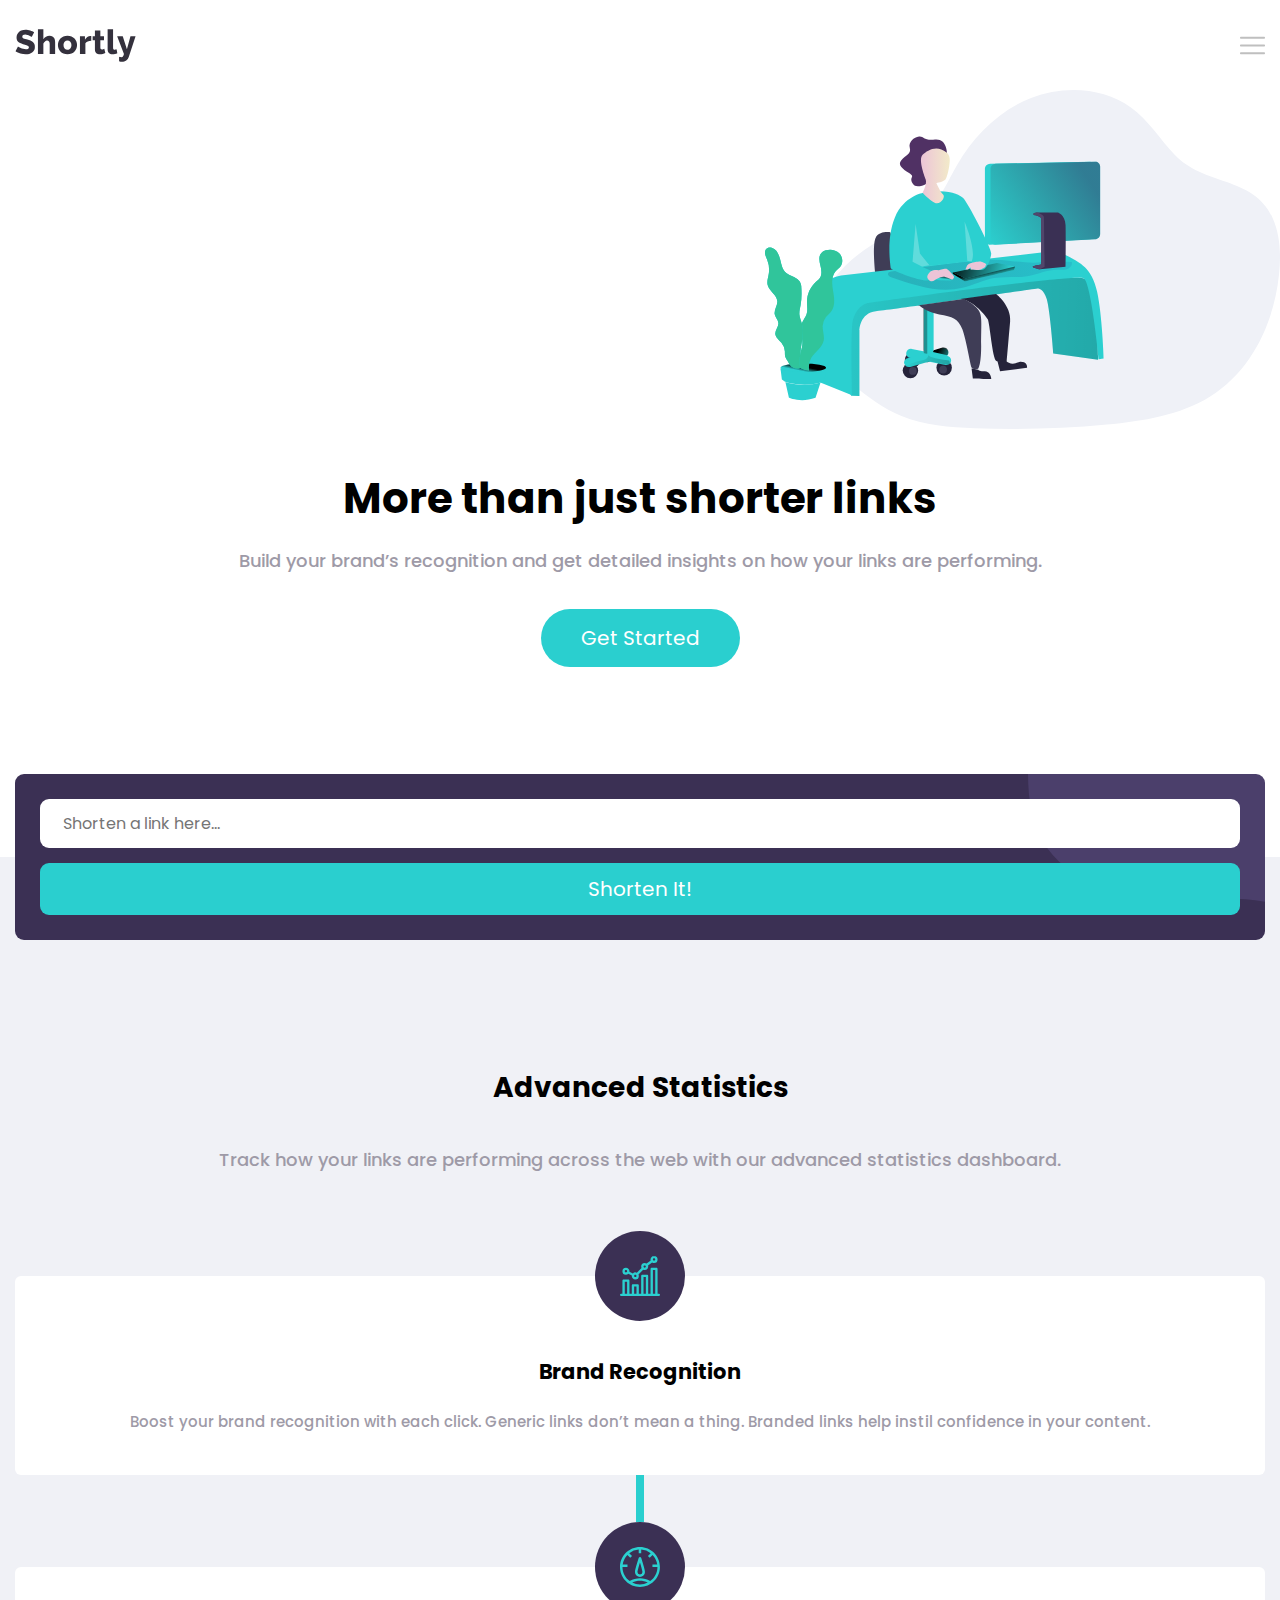
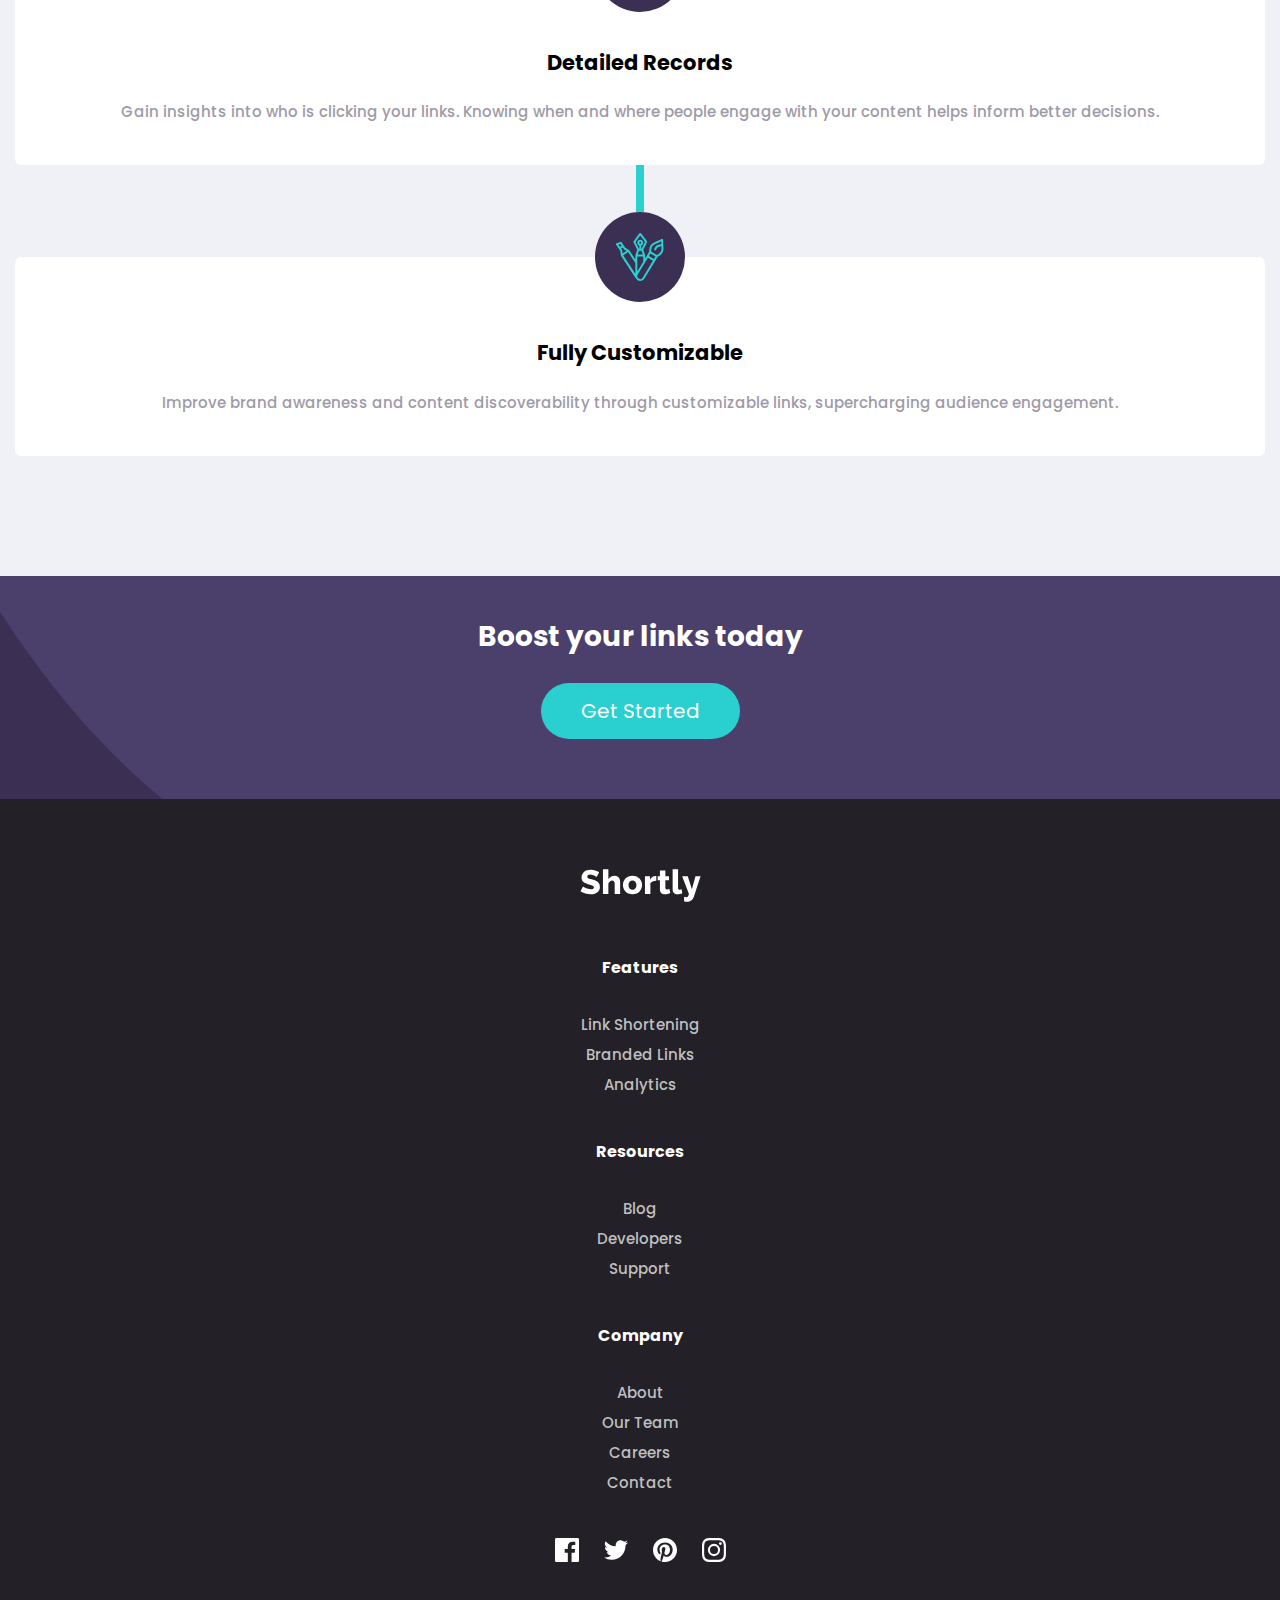
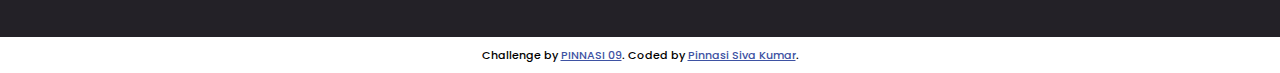
<file: index.html>
<!DOCTYPE html>
<html lang="en">
  <head>
    <meta charset="UTF-8" />
    <meta name="viewport" content="width=device-width, initial-scale=1.0" />
    <link rel="icon" type="image/png" sizes="32x32" href="./images/favicon-32x32.png" />

    <title>Shortly URL shortening </title>

    <link
      href="https://fonts.googleapis.com/css?family=Poppins:500,700&display=swap"
      rel="stylesheet"
    />
    <link rel="stylesheet" href="styles.css" />
   

    <style>
      .attribution {
        font-size: 11px;
        text-align: center;
        margin-top: 10px;
        margin-bottom: 10px;
      }
      .attribution a {
        color: hsl(228, 45%, 44%);
      }
    </style>
  </head>
  <body>
    <div class="root">
      <div class="app-header">
        <input type="checkbox" id="nav-visible" tabindex="-1" />

        <div class="navbar">
          <a href="/" class="navbar-brand">
            <img src="images/logo.svg" alt="Shortly's logo" class="logo" />
          </a>

          <label for="nav-visible" class="toggle-nav">
            <svg class="icon-menu" class="icon-menu" width="25" viewBox="0 0 512 512">
              <g>
                <path
                  d="M492,236H20c-11.046,0-20,8.954-20,20c0,11.046,8.954,20,20,20h472c11.046,0,20-8.954,20-20S503.046,236,492,236z"
                ></path>
              </g>
              <g>
                <path
                  d="M492,76H20C8.954,76,0,84.954,0,96s8.954,20,20,20h472c11.046,0,20-8.954,20-20S503.046,76,492,76z"
                ></path>
              </g>
              <g>
                <path
                  d="M492,396H20c-11.046,0-20,8.954-20,20c0,11.046,8.954,20,20,20h472c11.046,0,20-8.954,20-20
                  C512,404.954,503.046,396,492,396z"
                ></path>
              </g>
            </svg>
          </label>

          <nav class="navbar-nav">
            <a href="#">Features</a>
            <a href="#">Pricing</a>
            <a href="#">Resources</a>

            <div class="separator-mobile"></div>

            <button type="button" class="btn btn-small btn-secondary btn-login" onclick="open()">Login</button>
            <button type="button" class="btn btn-small btn-primary">Sign Up</button>
          </nav>
        </div>
      </div>

      <div class="intro">
        <div class="content">
          <h1 class="title">More than just shorter links</h1>
          <p class="desc">
            Build your brand’s recognition and get detailed insights on how your links are
            performing.
          </p>
          <button class="btn btn-primary">Get Started</button>
        </div>

        <div class="img-wrapper">
          <img src="images/illustration-working.svg" alt="" role="presentation" />
        </div>

        <form class="shorten-url-form">
          <input type="url" placeholder="Shorten a link here&hellip;" />
          <button type="submit" class="btn btn-primary">Shorten It!</button>
        </form>
      </div>

      <div class="stats">
        <div class="content">
          <h1 class="title">Advanced Statistics</h1>
          <p class="desc">
            Track how your links are performing across the web with <br />our advanced statistics
            dashboard.
          </p>

          <div class="cards">
            <div class="card">
              <div class="card-icon">
                <img src="images/icon-brand-recognition.svg" alt="" role="presentation" />
              </div>
              <div class="card-title">Brand Recognition</div>
              <div class="card-body">
                Boost your brand recognition with each click. Generic links don’t mean a thing.
                Branded links help instil confidence in your content.
              </div>
            </div>
            <div class="card">
              <div class="card-icon">
                <img src="images/icon-detailed-records.svg" alt="" role="presentation" />
              </div>
              <div class="card-title">Detailed Records</div>
              <div class="card-body">
                Gain insights into who is clicking your links. Knowing when and where people engage
                with your content helps inform better decisions.
              </div>
            </div>
            <div class="card">
              <div class="card-icon">
                <img src="images/icon-fully-customizable.svg" alt="" role="presentation" />
              </div>
              <div class="card-title">Fully Customizable</div>
              <div class="card-body">
                Improve brand awareness and content discoverability through customizable links,
                supercharging audience engagement.
              </div>
            </div>
          </div>
        </div>
      </div>

      <div class="start-now">
        <h1 class="title">Boost your links today</h1>
        <button class="btn btn-primary">Get Started</button>
      </div>

      <div class="app-footer">
        <div class="content">
          <svg width="121" height="33" alt="Shortly's logo" class="logo">
            <path
              fill="white"
              d="M16.715 7.932c-.068-.09-.306-.26-.714-.51s-.918-.51-1.53-.782-1.281-.51-2.006-.714a8.005 8.005 0 00-2.176-.306c-1.995 0-2.992.669-2.992 2.006 0 .408.107.748.323 1.02.215.272.532.516.952.731.419.215.946.414 1.58.595l1.406.393.805.219c1.156.317 2.198.663 3.128 1.037.929.374 1.717.839 2.363 1.394a5.647 5.647 0 011.496 2.023c.35.793.527 1.745.527 2.856 0 1.36-.255 2.51-.765 3.451-.51.94-1.185 1.7-2.023 2.278-.84.578-1.802.997-2.89 1.258-1.088.26-2.21.391-3.366.391a19.68 19.68 0 01-5.44-.799c-.884-.26-1.74-.572-2.567-.935A14.358 14.358 0 01.53 22.28l2.448-4.862c.09.113.385.329.884.646.498.317 1.116.635 1.853.952.736.317 1.558.6 2.465.85.906.25 1.824.374 2.754.374 1.972 0 2.958-.6 2.958-1.802 0-.453-.148-.827-.442-1.122-.295-.295-.703-.561-1.224-.799a12.455 12.455 0 00-1.504-.56l-1.702-.495-.976-.288c-1.111-.34-2.074-.708-2.89-1.105-.816-.397-1.49-.856-2.023-1.377a5.003 5.003 0 01-1.19-1.802c-.261-.68-.391-1.473-.391-2.38 0-1.27.238-2.391.714-3.366a7.266 7.266 0 011.938-2.465 8.435 8.435 0 012.839-1.513c1.076-.34 2.215-.51 3.417-.51.838 0 1.666.08 2.482.238.816.159 1.598.363 2.346.612.748.25 1.445.533 2.09.85.647.317 1.242.635 1.786.952l-2.448 4.624zM40.139 25h-5.44V14.97c0-1.156-.227-2.006-.68-2.55-.454-.544-1.077-.816-1.87-.816-.318 0-.663.074-1.037.221a4.173 4.173 0 00-1.088.646 5.827 5.827 0 00-.97 1.003 4.4 4.4 0 00-.68 1.292V25h-5.44V.18h5.44v9.962a6.786 6.786 0 012.602-2.465c1.076-.578 2.26-.867 3.553-.867 1.201 0 2.17.21 2.907.629.736.42 1.303.952 1.7 1.598.396.646.663 1.371.799 2.176.136.805.204 1.592.204 2.363V25zm12.34.34c-1.519 0-2.873-.25-4.063-.748-1.19-.499-2.193-1.173-3.01-2.023a8.54 8.54 0 01-1.852-2.958 9.97 9.97 0 01-.63-3.519c0-1.224.21-2.397.63-3.519a8.54 8.54 0 011.853-2.958c.816-.85 1.819-1.53 3.009-2.04s2.544-.765 4.063-.765c1.519 0 2.867.255 4.046.765 1.179.51 2.176 1.19 2.992 2.04a8.754 8.754 0 011.87 2.958 9.736 9.736 0 01.646 3.519 9.97 9.97 0 01-.63 3.519 8.54 8.54 0 01-1.852 2.958c-.816.85-1.82 1.524-3.01 2.023-1.19.499-2.543.748-4.062.748zM48.5 16.092c0 1.405.374 2.533 1.122 3.383.748.85 1.7 1.275 2.856 1.275a3.59 3.59 0 001.564-.34c.476-.227.89-.544 1.24-.952a4.57 4.57 0 00.834-1.479 5.632 5.632 0 00.306-1.887c0-1.405-.374-2.533-1.122-3.383-.748-.85-1.689-1.275-2.822-1.275a3.702 3.702 0 00-2.84 1.292 4.57 4.57 0 00-.832 1.479 5.632 5.632 0 00-.306 1.887zm27.776-4.284c-1.315.023-2.505.238-3.57.646-1.065.408-1.836 1.02-2.312 1.836V25h-5.44V7.15h4.998v3.604c.612-1.201 1.4-2.142 2.363-2.822.963-.68 1.989-1.031 3.077-1.054h.544c.113 0 .227.011.34.034v4.896zm14.074 12.24a21.71 21.71 0 01-2.567.884c-.963.272-1.932.408-2.907.408-.68 0-1.32-.085-1.92-.255a4.286 4.286 0 01-1.582-.816c-.453-.374-.81-.867-1.07-1.479-.262-.612-.392-1.349-.392-2.21v-9.316h-2.278V7.15h2.278V1.472h5.44V7.15h3.638v4.114h-3.638v7.446c0 .59.147 1.014.442 1.275.295.26.669.391 1.122.391.408 0 .827-.068 1.258-.204.43-.136.805-.283 1.122-.442l1.054 4.318zM92.627.18h5.44v18.462c0 1.36.578 2.04 1.734 2.04.272 0 .572-.04.901-.119.329-.08.63-.198.901-.357l.714 4.08c-.68.317-1.462.567-2.346.748-.884.181-1.711.272-2.482.272-1.564 0-2.765-.408-3.604-1.224-.839-.816-1.258-1.995-1.258-3.536V.18zm11.456 27.506c.454.159.879.272 1.275.34a6.4 6.4 0 001.071.102c.658 0 1.168-.227 1.53-.68.363-.453.692-1.27.986-2.448l-6.8-17.85h5.61l4.148 13.192 3.57-13.192h5.1l-6.8 20.74a7.106 7.106 0 01-2.55 3.587c-1.224.918-2.674 1.377-4.352 1.377a8.17 8.17 0 01-1.377-.119 7.516 7.516 0 01-1.41-.391v-4.658z"
            />
          </svg>

          <div class="company-links">
            <div class="group">
              <h5 class="title">Features</h5>
              <div class="links">
                <a href="">Link Shortening</a>
                <a href="">Branded Links</a>
                <a href="">Analytics</a>
              </div>
            </div>
            <div class="group">
              <h5 class="title">Resources</h5>
              <div class="links">
                <a href="">Blog</a>
                <a href="">Developers</a>
                <a href="">Support</a>
              </div>
            </div>
            <div class="group">
              <h5 class="title">Company</h5>
              <div class="links">
                <a href="#">About</a>
                <a href="#">Our Team</a>
                <a href="#">Careers</a>
                <a href="#">Contact</a>
              </div>
            </div>
          </div>

          <div class="social-links">
            <a href="#">
              <img src="images/icon-facebook.svg" alt="Facebook page" />
            </a>
            <a href="#">
              <img src="images/icon-twitter.svg" alt="Twitter page" />
            </a>
            <a href="#">
              <img src="images/icon-pinterest.svg" alt="Pinterest page" />
            </a>
            <a href="#">
              <img src="images/icon-instagram.svg" alt="Instagram page" />
            </a>
          </div>
        </div>
      </div>
    </div>
    <div class="attribution">
      Challenge by
      <a href="https://www.github.com/pinnasi09">PINNASI 09</a>.
      Coded by <a href="#">Pinnasi Siva Kumar</a>.
    </div>
     
  </body>
  
</html>
</file>
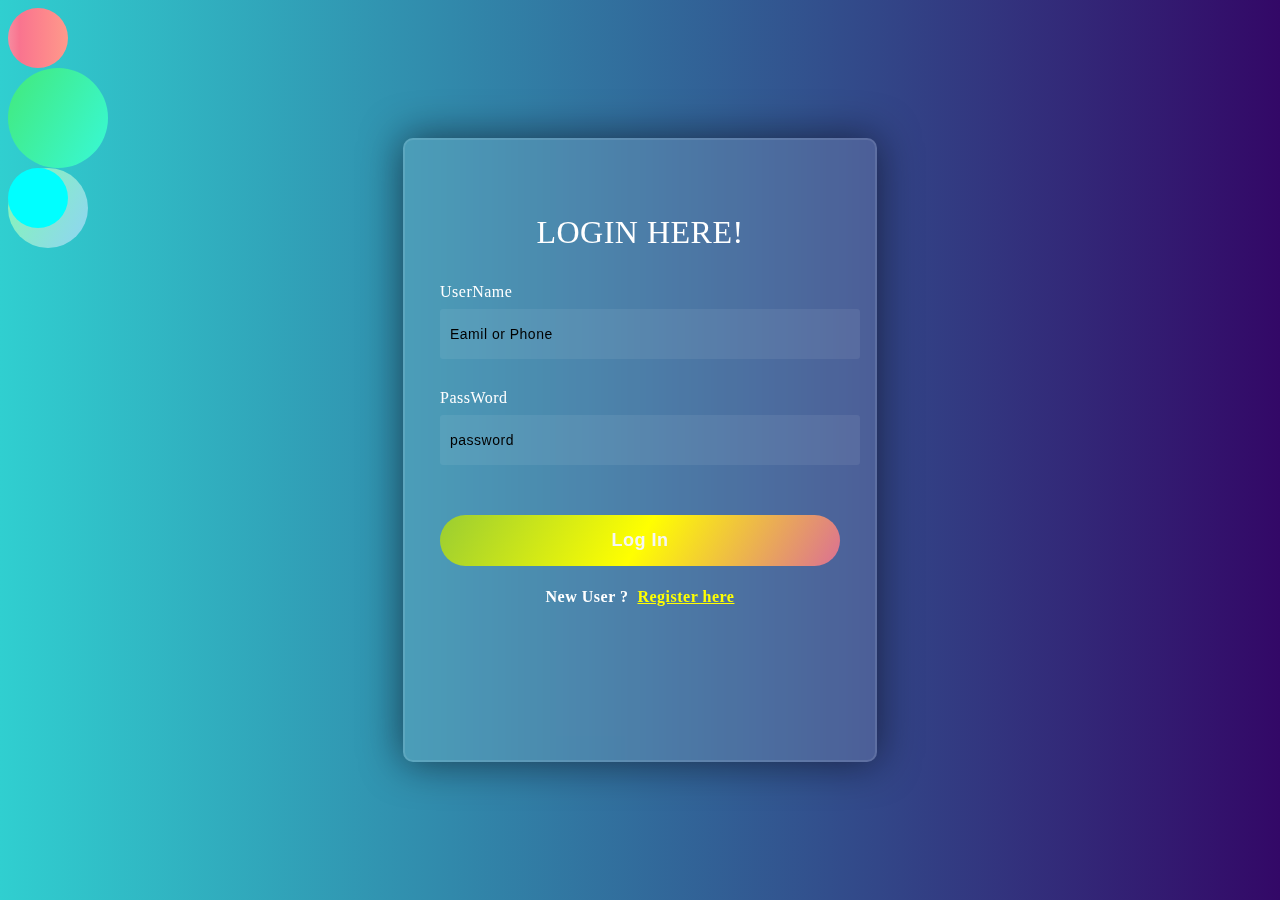
<file: LOGIN.html>
<!DOCTYPE html>
<html>
    <head>
        <meta charset="UTF-8">
        <meta name="viewport" content="width=device-width,initial-scale=1.0">
        <title>LOGIN</title>
        <link rel="stylesheet" href="css/logincss.css">
</head>
<body>
<div class="shape2">
</div>
<div class="shape">
</div>
<div class="shape1">
    <div class="shape3">
</div>

</div>
<form>
    <h1>LOGIN HERE!</h1>
<label>UserName</label>
<input type="text" placeholder="Eamil or Phone" id="username">
<label>PassWord</label>
<input type="password" placeholder="password" id="password">
<button type="button" onclick="printValue()">Log In</button>
<br>
<h4> New User ? &nbsp<a href="REGISTERATION.html">Register here</a></h4>


</form>
<div class="shape4">
</div>
<div class="shape6">
</div>
<div class="shape5">
    </div>
    <div class="shape7">
</div>
<script type="text/javascript">
  function printValue() {
    var username = document.getElementById("username").value;
    var passcode = document.getElementById("password").value;
    
    // Check if the username matches the specified value
    if (username === "tharun12345anon@gmail.com" &&  passcode==="123456") {
        // Redirect to test.html
        window.location.assign("index.html");
       
        finish();   
    } else {
        // Stay on the same page
        alert("Invalid username. Please try again.");
    }
}
</script>



</body>
</html>
</file>
<file: css/logincss.css>
.shape{
	
	background: linear-gradient(120deg,#43e97b 0%,#38f9d7 100%);
	animation:moveBall 3s infinite alternate;
	
	position: relative;
	border-radius: 50%;
	width: 100px;
	height: 100px;
	opacity: 8px;
}
@keyframes moveBall{
	0%{
		top: 0;
		left: 0;

	}
	25%{
		top: 0;
		left: calc(100vw - 100px);
	}
	50%{
		top: calc(100vh - 100px);
		left: calc(100vw - 100px);

	}
	75%{
		top: calc(100vh - 100px);
		left:0;
	}
	100%{
		top: 0;
		left: 0;
	}
}
 .shape1{
	
	background: linear-gradient(120deg,#84fab0 0%,#8fd3f4 100%);
	animation:moveBalll 3s infinite alternate;
	
	position: relative;
	border-radius: 50%;
	width: 80px;
	height: 80px;
}
@keyframes moveBalll{
	0%{
		top: 0;
		left: 0;

	}
	25%{
		top: 0;
		left: calc(90vw - 80px);
	}
	50%{
		top: calc(90vh - 80px);
		left: calc(90vw - 80px);

	}
	75%{
		top: calc(90vh - 80px);
		left:5;
	}
	100%{
		top:0;
		left: 0;
	}
}
.shape2{
	
	background: linear-gradient(to right,#f78ca0 0%,#f9748f 19%,#fd868c 60%,#fe9a8b 100%);
	background-blend-mode: luminosity;
	flex-basis: 6px;
	opacity: 3;
	animation:moveBalll2 3s infinite alternate;
	
	position: relative;
	border-radius: 50%;
	width: 60px;
	height: 60px;
}
@keyframes moveBalll2{
	0%{
		top: 0;
		left: 0;
		right: 0;

	}
	25%{
		top: 0;
		left: calc(100vw - 80px);
	}
	50%{
		top: calc(100vh - 80px);
		left: calc(90vw - 80px);

	}
	75%{
		top: calc(100vh - 80px);
		left:0;
	}
	100%{
		top:0;
		left: 0;
	}
}
.shape3{
	
	background-color: aqua;
	background-blend-mode: luminosity;
	flex-basis: 6px;
	opacity: 3;
	animation:moveBalll2 3s infinite alternate;
	
	position: relative;
	border-radius: 50%;
	width: 60px;
	height: 60px;
}
@keyframes moveBalll2{
	0%{
		top: 0;
		left: 0;
		right: 0;

	}
	25%{
		top: 0;
		left: calc(100vw - 80px);
	}
	50%{
		top: calc(100vh - 80px);
		left: calc(90vw - 80px);

	}
	75%{
		top: calc(100vh - 80px);
		left:0;
	}
	100%{
		top:0;
		left: 0;
	}
}
body{
	background: linear-gradient(to right,#30cfd0,#330867);
	overflow-x: hidden;
	overflow-y: hidden;
	content: fixed;

}
form{
    height: 520px;
    width: 400px;
    background-color: rgba(255,255,255,0.13);
    position: absolute;
    transform: translate(-50%,-50%);
    top: 50%;
    left: 50%;
    border-radius: 10px;
    backdrop-filter: blur(10px);
    border: 2px solid rgba(255,255,255,0.1);
    box-shadow: 0 0 40px rgba(8,7,16,0.6);
    padding: 50px 35px;
}
form *{
    
    color: #ffffff;
    letter-spacing: 0.5px;
    outline: none;
    border: none;
}
form h1{
    font-size:32px;
    font-weight: 500;
    line-height: 42px;
    text-align: center;
}

label{
    display: block;
    margin-top: 30px;
    font-size: 16px;
    font-weight: 500;
}
input{
    display: block;
    height: 50px;
    width: 100%;
    background-color: rgba(255,255,255,0.07);
    border-radius: 3px;
    padding: 0 10px;
    margin-top: 8px;
    font-size: 14px;
    font-weight: 300;
}
::placeholder{
    color: black;
}
button{
    margin-top: 50px;
    width: 100%;
    background: linear-gradient(120deg,yellowgreen,yellow,palevioletred);
    
    padding: 15px 0;
    font-size: 18px;
    font-weight: 600;
    color: whitesmoke;
    border-radius: 50px;
    cursor: pointer;
}
button:hover{
	color: purple;

}
a{
	color: yellow;
}
h4{
	text-align: center;
}
a :hover{
	color: #330867;
}
</file>
<file: styles.css>
@import 'css/normalize.css';
@import 'css/layout.css';
@import 'css/theme.css';

/* #region Common Styles */

.btn {
  font-family: var(--font-family-sans-serif);
  border-radius: 30px;
  padding: 18px 40px;
  border: none;
  cursor: pointer;
  font-size: 20px;
  line-height: 1;
}

.btn-small {
  line-height: 1.5;
  font-size: 16px;
  padding: 8px 25px;
}

.btn-primary {
  background-color: var(--cyan);
  color: white;
}

.btn-secondary {
  background-color: white;
  color: var(--grayish-violet);
}

.btn-secondary:active {
  color: var(--dark-violet);
}

.btn-primary:active {
  background-color: hsla(180, 66%, 49%, 0.6);
}

.btn-primary:focus,
.btn-secondary:focus {
  outline: none;
}

/* #endregion */

/* #region App Header */

.app-header {
  height: 160px;
  grid-column: 1/4;

  display: grid;
  grid-template-columns: inherit;
}

.app-header .navbar {
  grid-row: 1;
  grid-column: 2/3;

  display: flex;
  align-items: center;
}

.app-header .navbar-brand {
  line-height: 0;
  margin-right: 45px;
}

.app-header .toggle-nav {
  display: none;
  line-height: 0;
  cursor: pointer;
}

.app-header .toggle-nav .icon-menu {
  fill: var(--gray);
}

.app-header .navbar-nav {
  display: flex;
  align-items: center;
  flex: 1;
  font-size: 14px;
}

.app-header .navbar-nav a {
  margin-right: 30px;
  text-decoration: none;
  color: var(--grayish-violet);
}

.app-header .navbar-nav a:active {
  color: var(--dark-violet);
}

.app-header .navbar .actions {
  flex: 1;
  display: flex;
  align-items: center;
  justify-content: flex-end;
}

.app-header .btn-login {
  margin-left: auto;
}

#nav-visible {
  position: absolute;
  left: -100px;
  top: 0;
  opacity: 0;
  pointer-events: none;
}

.separator-mobile {
  height: 0;
}

@media (max-width: 1439px) {
  .app-header {
    height: 90px;
  }

  .app-header .toggle-nav {
    display: block;
  }

  .app-header .navbar {
    justify-content: space-between;
  }

  .app-header .navbar-nav {
    position: absolute;
    top: 90px;
    left: 15px;
    right: 15px;
    background-color: var(--dark-violet);
    display: flex;
    flex-direction: column;
    padding: 20px 24px 40px;
    border-radius: 9px;
  }
  .app-header .navbar-nav a {
    padding: 15px 0;
    margin-right: 0;
    font-size: 18px;
    color: white;
  }

  .app-header .navbar-nav a:active {
    color: var(--gray);
  }

  .app-header .btn {
    align-self: stretch;
    font-weight: var(--font-weight-bold);
    font-size: 18px;
  }

  .app-header .btn-login {
    margin-left: 0;
    color: white;
    background-color: transparent;
    margin-bottom: 15px;
  }

  .app-header .btn-login:active {
    color: var(--gray);
  }

  .separator-mobile {
    background: var(--gray);
    height: 1px;
    align-self: stretch;
    margin: 20px 0 30px;
  }

  #nav-visible:not(:checked) ~ .navbar .navbar-nav {
    display: none;
  }
}

/* #endregion */

/* #region Intro  */

.intro {
  grid-column: 1/4;

  display: grid;
  grid-template-columns: inherit;

  overflow: hidden;
}

.intro .img-wrapper {
  grid-column: 2/4;
  justify-self: end;
  grid-row: 1;
}

.intro .content {
  grid-column: 2/3;
  grid-row: 1;

  display: flex;
  flex-direction: column;
  align-items: flex-start;

  max-width: 60%;
}

.intro .content > * {
  margin-bottom: 40px;
}

.intro .content .btn {
  padding: 19px 40px;
}

.intro .title {
  font-size: 80px;
  line-height: 1.1;
}

.intro .desc {
  display: block;
  max-width: 70%;
  color: var(--grayish-violet);
}

.intro .shorten-url-form {
  grid-row: 2;
  grid-column: 2/3;

  display: flex;
  align-items: center;
  z-index: 1;

  margin-top: 67px;
  padding: 50px;

  background: var(--dark-violet) url(images/bg-shorten-desktop.svg) no-repeat;
  background-size: cover;
  border-radius: 9px;
}

.intro .shorten-url-form input {
  flex: 1;
  font-size: 20px;
  padding: 17px 32px;
  border-radius: 4px;
  margin-right: 25px;
  border-radius: 9px;
  border: none;
}

.intro .shorten-url-form .btn {
  padding-top: 22px;
  padding-bottom: 22px;
  border-radius: 9px;
}

@media (max-width: 1439px) {
  .intro .content {
    grid-row: 2;
    max-width: none;
    align-items: center;
  }

  .intro .title {
    font-size: 42px;
    text-align: center;
    margin-bottom: 25px;
  }

  .intro .desc {
    color: var(--grayish-violet);
    text-align: center;
    max-width: none;
    margin-bottom: 35px;
  }

  .intro .img-wrapper {
    width: 530px;
    padding-left: 15px;
  }
  .intro img {
    margin-bottom: 40px;
    object-position: 0px 0;
    width: 100%;
  }

  .intro .shorten-url-form {
    grid-row: 3;
    flex-direction: column;
    align-items: stretch;
  }

  .intro .shorten-url-form {
    background: var(--dark-violet) url(images/bg-shorten-mobile.svg) no-repeat;
    background-position: right top;
    padding: 25px;
  }

  .intro .shorten-url-form input {
    width: 100%;
    margin-bottom: 15px;
    padding: 12px 23px;
    font-size: 16px;
  }

  .intro .shorten-url-form .btn {
    padding: 16px 40px;
  }
}

/* #endregion */

/* #region Stats */

.stats {
  grid-column: 1/4;

  display: grid;
  grid-template-columns: inherit;

  background-color: #f0f1f6;
  padding: 210px 0 120px;
  margin-top: -83px;
}

.stats .content {
  grid-column: 2/3;
}

.stats .title {
  font-size: 40px;
  text-align: center;
  margin-bottom: 35px;
}

.stats .desc {
  font-size: 18px;
  color: var(--grayish-violet);
  text-align: center;
  margin-bottom: 100px;
}

.cards {
  display: flex;
  display: grid;
  grid-template-columns: repeat(3, 1fr);
  column-gap: 30px;
  align-items: start;
}

.cards .card {
  border-radius: 6px;
  background-color: white;
  display: flex;
  flex-direction: column;
  padding: 80px 32px 40px;
  position: relative;
}

.card .card-icon {
  width: 90px;
  height: 90px;
  border-radius: 50%;
  background-color: var(--dark-violet);
  display: flex;
  justify-content: center;
  align-items: center;
  line-height: 0;
  position: absolute;
  top: 0;
  left: 0;
  transform: translate(32px, -50%);
}

.card .card-title {
  font-size: 21px;
  font-weight: 700;
  margin-bottom: 20px;
}

.card .card-body {
  color: var(--grayish-violet);
  font-size: 15px;
}

.card:not(:last-child)::after {
  position: absolute;
  content: '';
  background-color: var(--cyan);
  width: 8px;
  height: 47px;
  left: 50%;
  top: 100%;
  transform: translateX(-50%);
}

.card:nth-child(2) {
  margin-top: 45px;
}

.card:nth-child(3) {
  margin-top: 90px;
}
.card:nth-child(1)::after {
  top: 150px;
  right: -19px;
  left: auto;
  transform: rotateZ(90deg);
  height: 30px;
}

.card:nth-child(2)::after {
  top: 105px;
  right: -19px;
  left: auto;
  transform: rotateZ(90deg);
  height: 30px;
}

@media (max-width: 1439px) {
  .stats .title {
    font-size: 28px;
  }

  .stats .desc {
    line-height: 1.8;
  }

  .stats .desc br {
    display: none;
  }

  .cards {
    grid-template-columns: 1fr;
    row-gap: 92px;
  }

  .cards .card {
    text-align: center;
  }

  .card:not(:last-child)::after {
    position: absolute;
    content: '';
    background-color: var(--cyan);
    width: 8px;
    height: 47px;
    left: 50%;
    top: 100%;
    right: auto;
    transform: translateX(-50%);
  }

  .card .card-icon {
    left: 50%;
    transform: translate(-50%, -50%);
  }

  .card .card-body {
    font-size: 15px;
    line-height: 1.8;
  }

  .card:nth-child(2) {
    margin-top: 0;
  }

  .card:nth-child(3) {
    margin-top: 0px;
  }
}

/* #endregion */

/* #region Start Now */

.start-now {
  grid-column: 1/4;
  background: var(--dark-violet) url(images/bg-boost-desktop.svg) 0 0 no-repeat scroll;
  background-size: cover;

  display: flex;
  flex-direction: column;
  justify-content: center;
  align-items: center;

  padding: 40px 15px 60px;
}

.start-now .title {
  font-size: 40px;
  margin-bottom: 25px;
  color: white;
}

@media (max-width: 1439px) {
  .start-now {
    background-image: url(images//bg-boost-mobile.svg);
  }

  .start-now .title {
    font-size: 28px;
  }
}

/* #endregion */

/* #region App Footer */

.app-footer {
  grid-column: 1/4;

  display: grid;
  grid-template-columns: inherit;
  padding: 70px 15px 75px;

  background-color: var(--very-dark-violet);
}

.app-footer .content {
  grid-column: 2/3;
  display: grid;
  grid-template-columns: 1fr repeat(2, auto);
  align-items: start;
}

.app-footer .logo {
  grid-column: 1;
}

.app-footer .company-links {
  grid-column: 2;
  display: grid;
  grid-template-columns: repeat(3, 1fr);
  column-gap: 105px;
  padding: 0 15px;
}

.company-links .title {
  color: white;
  margin-bottom: 30px;
  font-size: 16px;
}

.company-links .links {
  display: flex;
  align-items: flex-start;
  flex-direction: column;
}

.company-links a {
  text-decoration: none;
  color: var(--gray);
  font-size: 15px;
  line-height: 1.8;
}

.app-footer .social-links {
  grid-column: 3;
  display: grid;
  grid-auto-flow: column;
  align-items: center;
  column-gap: 25px;
}

.social-links a {
  line-height: 0;
  text-decoration: none;
}

@media (max-width: 1439px) {
  .app-footer {
    grid-template-columns: 1fr;
  }

  .app-footer .logo {
    margin-bottom: 54px;
  }

  .app-footer .content {
    grid-column: 1;
    justify-items: center;
    grid-auto-flow: row;
    grid-template-columns: 1fr;
  }

  .app-footer .company-links {
    grid-row: 2;
    grid-template-columns: 1fr;
    grid-auto-flow: row;
    grid-column: 1;
  }

  .company-links .group {
    margin-bottom: 40px;
  }

  .company-links .title {
    margin-bottom: 30px;
    text-align: center;
  }

  .company-links .links {
    align-items: center;
  }

  .company-links a {
    line-height: 2;
  }

  .app-footer .social-links {
    grid-row: 3;
    grid-column: 1;
  }
}

/* #endregion */
</file>
